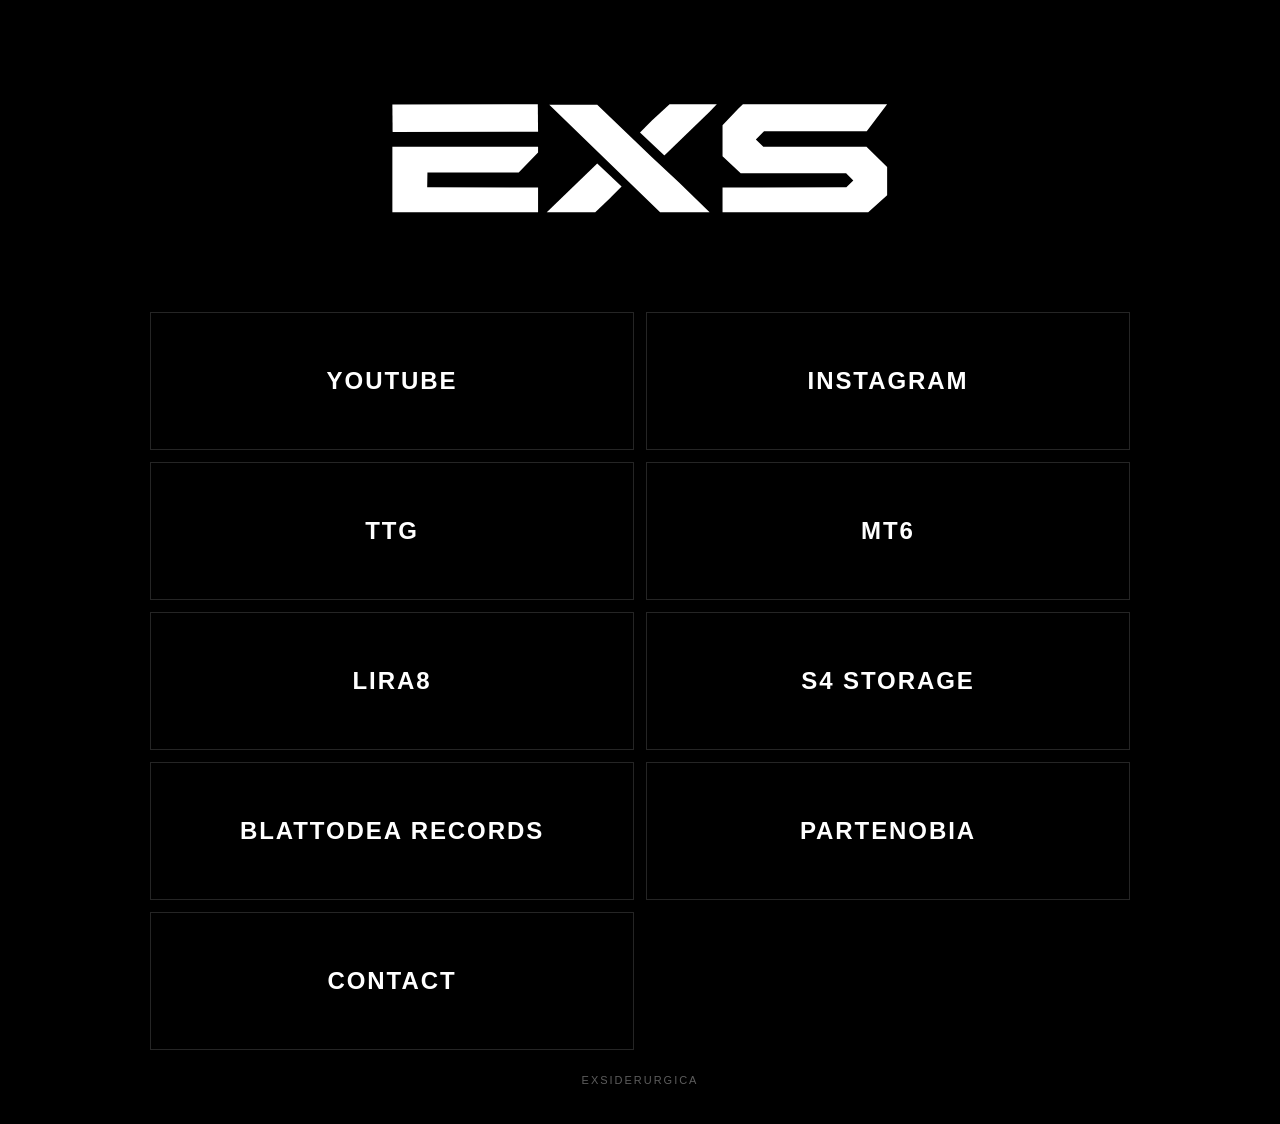
<file: index.html>
<!doctype html>
<html lang="it">
<head>
  <meta charset="utf-8">
  <meta name="viewport" content="width=device-width, initial-scale=1, viewport-fit=cover">
  <meta name="theme-color" content="#000000">
  <title>Exsiderurgica</title>
  <style>
    :root{--bg:#000;--fg:#fff;--muted:#5d5d5d;--line:#252525}
    *{box-sizing:border-box}
    html,body{margin:0;min-height:100%;background:var(--bg);color:var(--fg)}
    body{font-family:Arial,Helvetica,sans-serif;display:flex;justify-content:center;padding:clamp(26px,5vw,64px) 18px 38px}
    main{width:min(980px,100%)}
    header{display:flex;justify-content:center;align-items:center;padding:4px 0 clamp(34px,6vw,64px)}
    .logo{display:block;width:min(680px,92vw);max-height:180px;object-fit:contain}
    .grid{display:grid;grid-template-columns:repeat(2,minmax(0,1fr));gap:12px}
    .project{position:relative;min-height:138px;border:1px solid var(--line);color:var(--fg);text-decoration:none;overflow:hidden;display:flex;align-items:center;justify-content:center;text-align:center;padding:26px 28px;font-size:clamp(17px,2vw,24px);font-weight:700;letter-spacing:.08em;isolation:isolate;transition:color .22s ease,border-color .22s ease,transform .22s ease}
    .project::before{content:"";position:absolute;inset:0;background:#fff;transform:scaleY(0);transform-origin:bottom;transition:transform .28s cubic-bezier(.2,.75,.25,1);z-index:-1}
    .project:hover,.project:focus-visible{color:#000;border-color:#fff;transform:translateY(-2px);outline:none}
    .project:hover::before,.project:focus-visible::before{transform:scaleY(1)}
    footer{color:var(--muted);text-align:center;font-size:11px;letter-spacing:.18em;text-transform:uppercase;padding-top:24px}
    @media (max-width:640px){body{padding:26px 13px 30px}header{padding-bottom:30px}.grid{grid-template-columns:1fr;gap:9px}.project{min-height:102px;padding:20px 22px}}
    @media (prefers-reduced-motion:reduce){*,*::before,*::after{transition:none!important}}
  </style>
</head>
<body>
  <main>
    <header><img class="logo" src="exs-logo.svg" alt="EXS"></header>
    <section class="grid" aria-label="Progetti Exsiderurgica">
      <a class="project" href="https://www.youtube.com/@exsiderurgica" target="_blank" rel="noopener noreferrer">YOUTUBE</a>
      <a class="project" href="https://www.instagram.com/exsiderurgica/" target="_blank" rel="noopener noreferrer">INSTAGRAM</a>
      <a class="project" href="https://exsiderurgica.github.io/turing-groovebox-site/" target="_blank" rel="noopener noreferrer">TTG</a>
      <a class="project" href="https://exsiderurgica.github.io/turing-groovebox-site/mt4/" target="_blank" rel="noopener noreferrer">MT6</a>
      <a class="project" href="https://exsiderurgica.github.io/LIRA8-ANDROID-SITE/" target="_blank" rel="noopener noreferrer">LIRA8</a>
      <a class="project" href="https://exsiderurgica.github.io/S4-Storage-site/" target="_blank" rel="noopener noreferrer">S4 STORAGE</a>
      <a class="project" href="https://blattodearecords.bandcamp.com/" target="_blank" rel="noopener noreferrer">BLATTODEA RECORDS</a>
      <a class="project" href="https://exsiderurgica.github.io/PARTENOBIA-SITE/" target="_blank" rel="noopener noreferrer">PARTENOBIA</a>
      <a class="project" href="mailto:exsiderurgica@gmail.com">CONTACT</a>
    </section>
    <footer>Exsiderurgica</footer>
  </main>
</body>
</html>
</file>
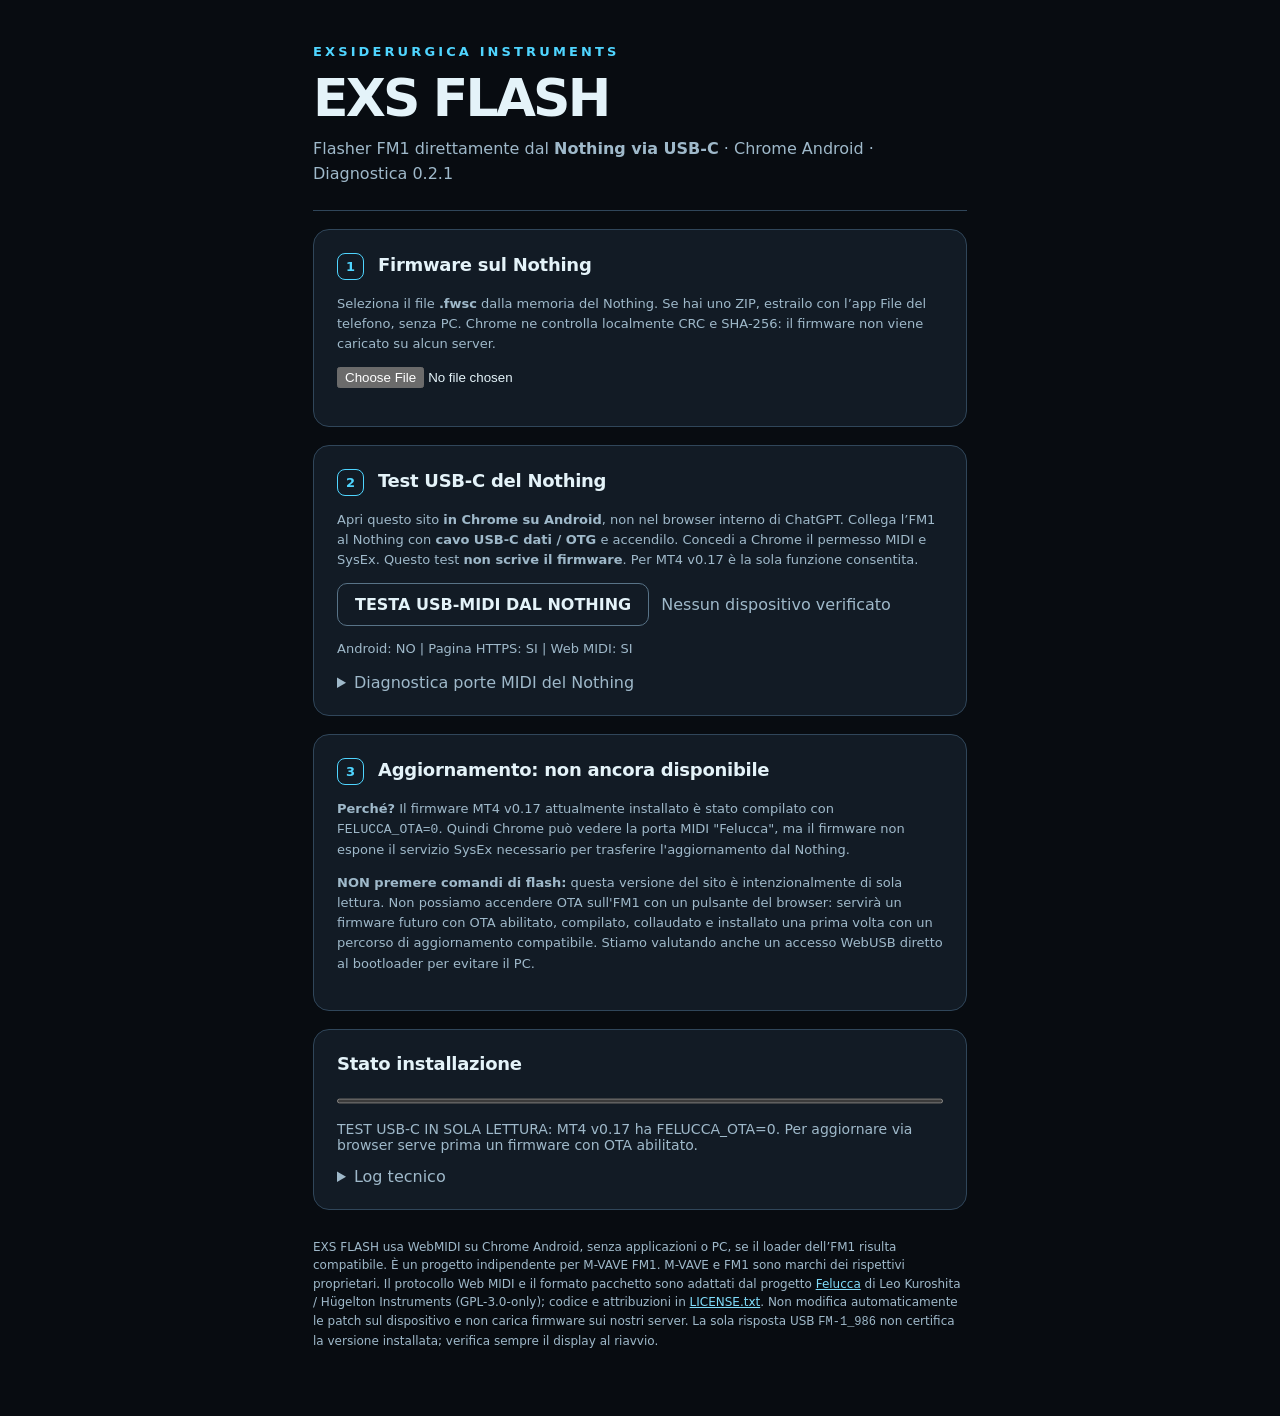
<file: flasher/index.html>
<!doctype html>
<html lang="it">
<head>
<meta charset="utf-8"><meta name="viewport" content="width=device-width,initial-scale=1">
<meta name="color-scheme" content="dark"><meta name="theme-color" content="#080c11"><title>EXS FLASH — MT4 dal Nothing · Chrome Android</title>
<style>
:root{font-family:system-ui,-apple-system,'Segoe UI',Arial,sans-serif;color-scheme:dark;--bg:#080c11;--panel:#121b25;--line:#30465a;--fg:#e4f3f9;--low:#9fb9ca;--blue:#4fd5ff;--danger:#ff9f94}*{box-sizing:border-box}body{background:var(--bg);color:var(--fg);margin:0;min-height:100vh}main{width:min(690px,100%);margin:0 auto;padding:36px 18px 68px}header{padding:8px 0 23px;border-bottom:1px solid var(--line)}.brand{letter-spacing:.24em;font-weight:800;color:var(--blue);font-size:13px}.title{font-size:clamp(30px,7vw,52px);letter-spacing:-.055em;font-weight:850;margin:9px 0}.subtitle,.hint{color:var(--low);line-height:1.55}.hint{font-size:13px}h2{font-size:18px;letter-spacing:-.015em;margin:0 0 14px}.panel{background:var(--panel);border:1px solid var(--line);border-radius:16px;margin-top:18px;padding:23px}.index{display:inline-grid;place-items:center;width:27px;height:27px;border:1px solid var(--blue);border-radius:8px;color:var(--blue);font-size:13px;margin-right:8px}button{font:inherit;font-weight:700;border:1px solid var(--blue);border-radius:10px;padding:11px 17px;background:var(--blue);color:#07151e;cursor:pointer;max-width:100%}button.secondary{color:var(--fg);background:transparent;border-color:#587387}button.danger{color:#fee9e7;border-color:#ce7e75;background:#522521}button:disabled{opacity:.35;cursor:not-allowed}button:focus-visible,input:focus-visible{outline:2px solid white;outline-offset:3px}input[type=file]{display:block;max-width:100%;margin:12px 0 15px;color:var(--fg)}input[type=text]{width:130px;padding:11px;background:#071018;color:white;border:1px solid var(--line);border-radius:8px;font:inherit}.pair{display:flex;align-items:center;gap:12px;flex-wrap:wrap;margin:10px 0}.info{font-size:14px;margin:16px 0 4px;line-height:1.6;color:var(--low);overflow-wrap:anywhere}.ok{color:#a4f0d0}.error{color:var(--danger)}.inlinebox{background:#09141d;border:1px solid #24394a;padding:12px;border-radius:9px;margin-top:14px;font:13px/1.6 ui-monospace,Consolas,monospace;white-space:pre-wrap;word-break:break-word}.check{display:flex;gap:10px;align-items:flex-start;color:#c7d5dc;font-size:14px;line-height:1.55;margin:11px 0}.check input{margin-top:5px;accent-color:var(--blue)}progress{height:10px;width:100%;accent-color:var(--blue)}pre{background:#04090e;border:1px solid #273748;padding:14px;border-radius:8px;font-size:12px;color:#b3d7e6;line-height:1.5;white-space:pre-wrap;max-height:240px;overflow:auto}footer{font-size:12px;color:var(--low);margin-top:28px;line-height:1.55}a{color:#80dcfa}small{font-size:12px}details{margin-top:12px}summary{cursor:pointer;color:var(--low)}.muted{color:var(--low)}.label{font-size:12px;color:var(--low);text-transform:uppercase;letter-spacing:.1em}#live-status{min-height:24px;font-size:14px}#flash-area[hidden],#resume-area[hidden],#fw-result[hidden]{display:none}@media(max-width:460px){main{padding:18px 12px}.panel{padding:17px}}
@media(max-width:520px){main{padding:15px 12px 48px}.panel{padding:16px}.pair button{width:100%}.brand{letter-spacing:.13em}}\n</style>
</head>
<body><main>
<header><div class="brand">EXSIDERURGICA INSTRUMENTS</div><div class="title">EXS FLASH</div><div class="subtitle">Flasher FM1 direttamente dal <strong>Nothing via USB-C</strong> · Chrome Android · Diagnostica 0.2.1</div></header>
<section class="panel"><h2><span class="index">1</span> Firmware sul Nothing</h2>
<p class="hint">Seleziona il file <strong>.fwsc</strong> dalla memoria del Nothing. Se hai uno ZIP, estrailo con l’app File del telefono, senza PC. Chrome ne controlla localmente CRC e SHA-256: il firmware non viene caricato su alcun server.</p>
<input id="file" type="file" accept=".fwsc" aria-label="Seleziona file firmware FM1">
<div id="fw-result" class="inlinebox" hidden></div>
</section>
<section class="panel"><h2><span class="index">2</span> Test USB-C del Nothing</h2>
<p class="hint">Apri questo sito <strong>in Chrome su Android</strong>, non nel browser interno di ChatGPT. Collega l’FM1 al Nothing con <strong>cavo USB-C dati / OTG</strong> e accendilo. Concedi a Chrome il permesso MIDI e SysEx. Questo test <strong>non scrive il firmware</strong>. Per MT4 v0.17 è la sola funzione consentita.</p>
<div class="pair"><button id="connect" class="secondary">TESTA USB-MIDI DAL NOTHING</button><span id="device-info" class="muted">Nessun dispositivo verificato</span></div>
<p id="browser-status" class="hint"></p><details><summary>Diagnostica porte MIDI del Nothing</summary><pre id="ports">Non ancora eseguita.</pre></details>
</section>
<section class="panel" id="write-state">
<h2><span class="index">3</span> Aggiornamento: non ancora disponibile</h2>
<p class="hint"><strong>Perché?</strong> Il firmware MT4 v0.17 attualmente installato è stato compilato con <code>FELUCCA_OTA=0</code>. Quindi Chrome può vedere la porta MIDI "Felucca", ma il firmware non espone il servizio SysEx necessario per trasferire l'aggiornamento dal Nothing.</p>
<p class="hint"><strong>NON premere comandi di flash:</strong> questa versione del sito è intenzionalmente di sola lettura. Non possiamo accendere OTA sull'FM1 con un pulsante del browser: servirà un firmware futuro con OTA abilitato, compilato, collaudato e installato una prima volta con un percorso di aggiornamento compatibile. Stiamo valutando anche un accesso WebUSB diretto al bootloader per evitare il PC.</p>
<div hidden aria-hidden="true"><label><input type="checkbox" id="backup"></label><label><input type="checkbox" id="risk"></label><input type="text" id="confirm"><button id="install" disabled>SCRITTURA DISABILITATA</button><button id="resume" disabled>RIPRESA DISABILITATA</button></div>
</section>
<section class="panel" aria-live="polite" aria-atomic="false"><h2>Stato installazione</h2>
<progress id="bar" max="100" value="0" aria-label="Avanzamento aggiornamento"></progress>
<p id="live-status" class="muted">Seleziona un firmware per iniziare.</p>
<details><summary>Log tecnico</summary><pre id="log"></pre></details>
</section>
<footer>EXS FLASH usa WebMIDI su Chrome Android, senza applicazioni o PC, se il loader dell’FM1 risulta compatibile. È un progetto indipendente per M-VAVE FM1. M-VAVE e FM1 sono marchi dei rispettivi proprietari. Il protocollo Web MIDI e il formato pacchetto sono adattati dal progetto <a href="https://github.com/hugelton/Felucca" target="_blank" rel="noopener noreferrer">Felucca</a> di Leo Kuroshita / Hügelton Instruments (GPL-3.0-only); codice e attribuzioni in <a href="LICENSE.txt">LICENSE.txt</a>. Non modifica automaticamente le patch sul dispositivo e non carica firmware sui nostri server. La sola risposta USB <code>FM-1_986</code> non certifica la versione installata; verifica sempre il display al riavvio.</footer>
</main><script src="./protocol.js"></script><script src="./app.js"></script></body></html>
</file>
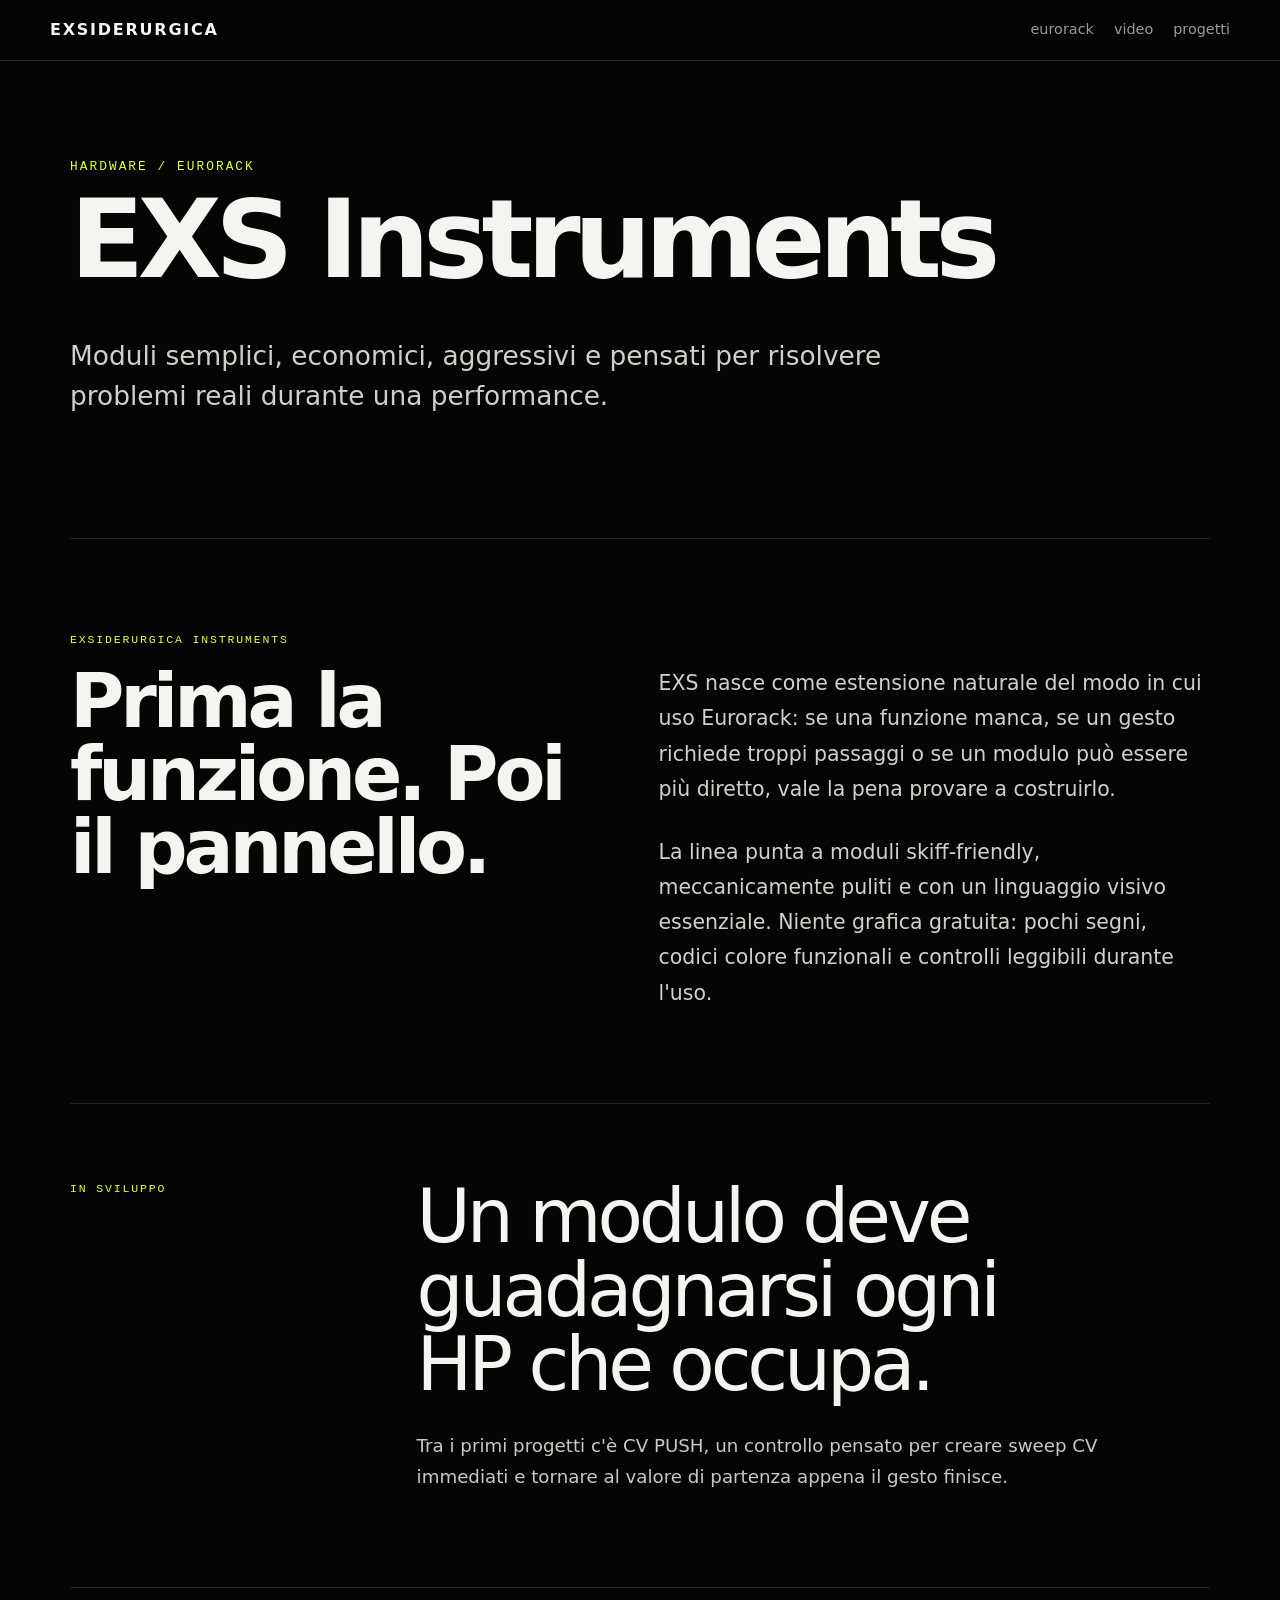
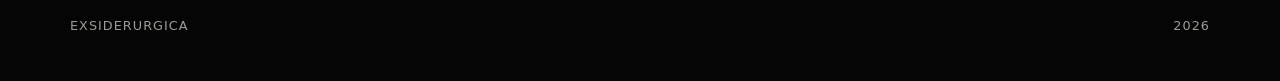
<file: exs-instruments.html>
<!doctype html><html lang="it"><head><meta charset="utf-8"><meta name="viewport" content="width=device-width,initial-scale=1"><meta name="description" content="EXS Instruments — moduli Eurorack e hardware di Exsiderurgica Instruments."><title>EXS Instruments — Exsiderurgica</title><link rel="stylesheet" href="style.css"></head><body><header class="topbar"><a class="brand" href="index.html">EXSIDERURGICA</a><nav><a href="eurorack.html">eurorack</a><a href="video.html">video</a><a href="index.html#projects">progetti</a></nav></header><main><section class="hero project-hero compact"><div class="eyebrow">HARDWARE / EURORACK</div><h1>EXS Instruments</h1><p class="lead">Moduli semplici, economici, aggressivi e pensati per risolvere problemi reali durante una performance.</p></section><section class="section prose-section"><div class="section-kicker">EXSIDERURGICA INSTRUMENTS</div><div class="prose-grid"><h2>Prima la funzione. Poi il pannello.</h2><div class="prose"><p>EXS nasce come estensione naturale del modo in cui uso Eurorack: se una funzione manca, se un gesto richiede troppi passaggi o se un modulo può essere più diretto, vale la pena provare a costruirlo.</p><p>La linea punta a moduli skiff-friendly, meccanicamente puliti e con un linguaggio visivo essenziale. Niente grafica gratuita: pochi segni, codici colore funzionali e controlli leggibili durante l'uso.</p></div></div></section><section class="section manifesto"><div class="section-kicker">IN SVILUPPO</div><div class="manifesto-copy"><p class="big-quote">Un modulo deve guadagnarsi ogni HP che occupa.</p><p>Tra i primi progetti c'è CV PUSH, un controllo pensato per creare sweep CV immediati e tornare al valore di partenza appena il gesto finisce.</p></div></section></main><footer><span>EXSIDERURGICA</span><span id="year"></span></footer><script src="app.js" defer></script></body></html>
</file>
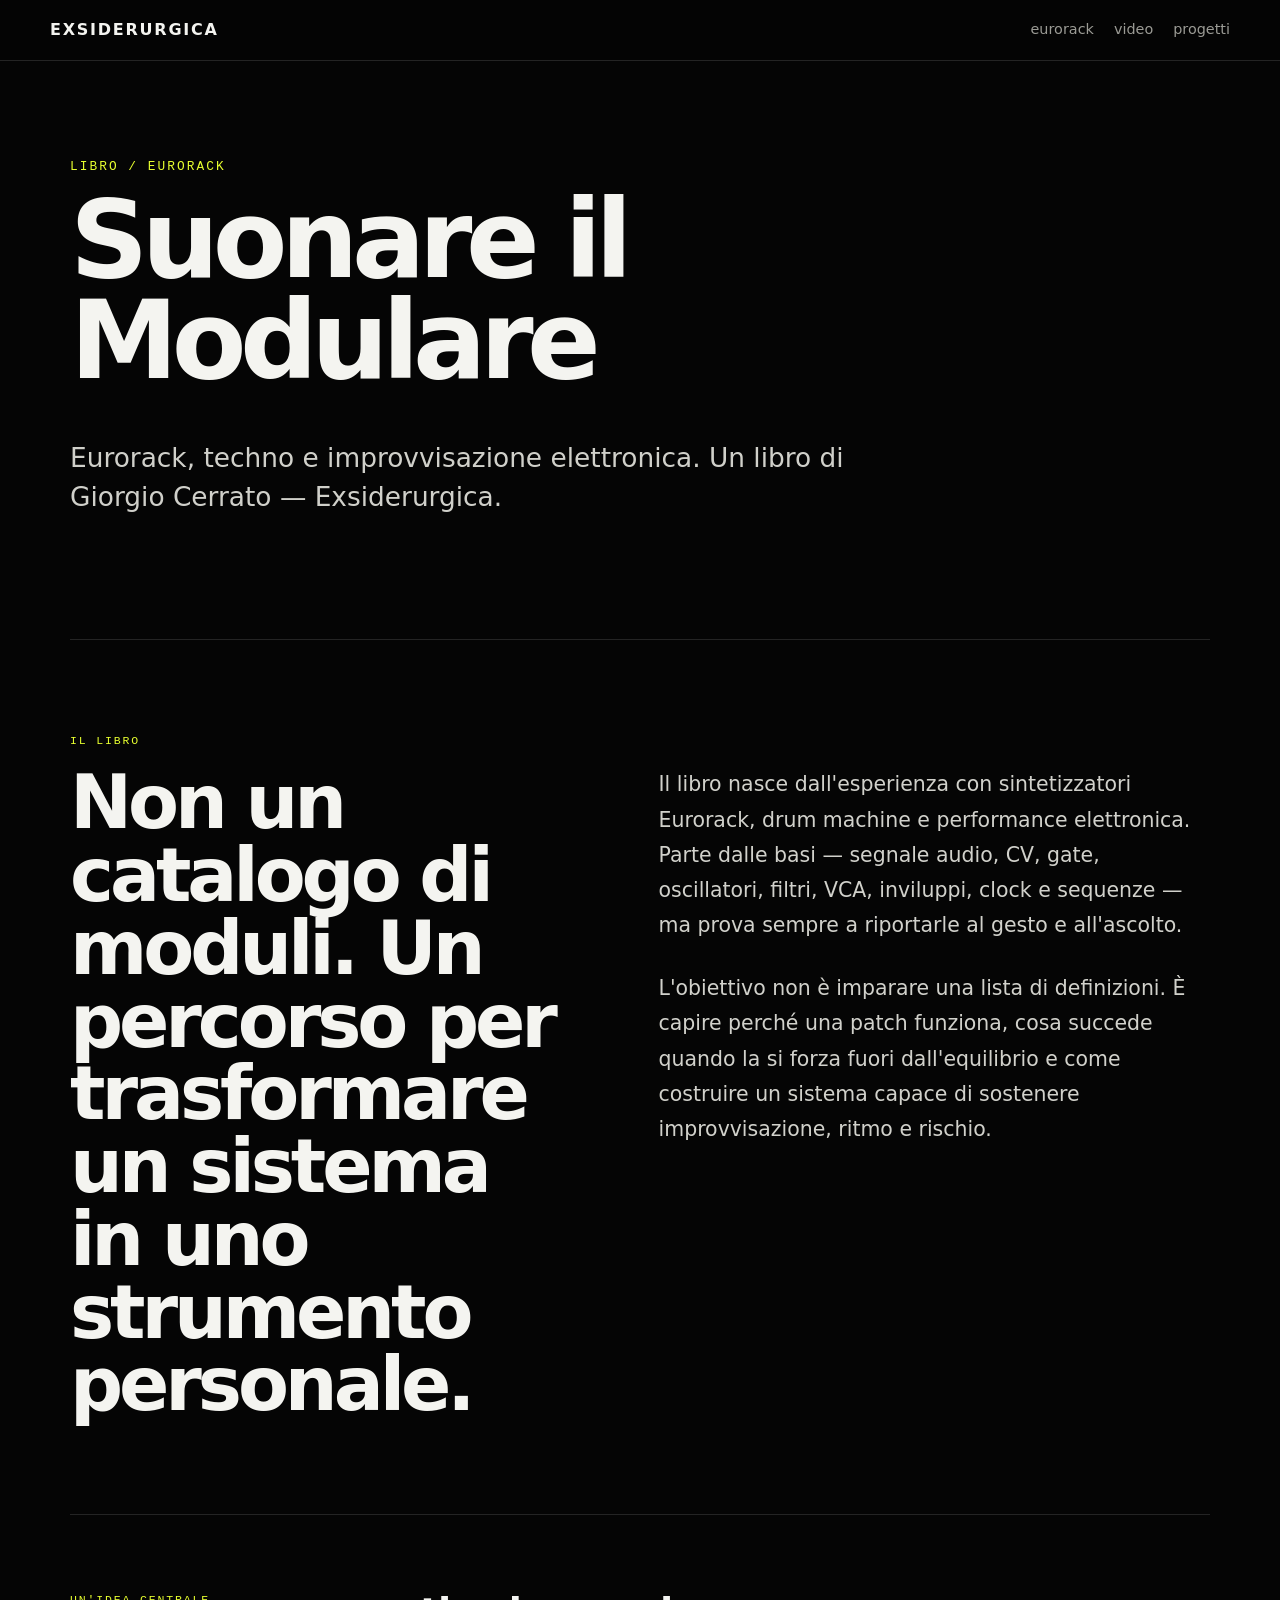
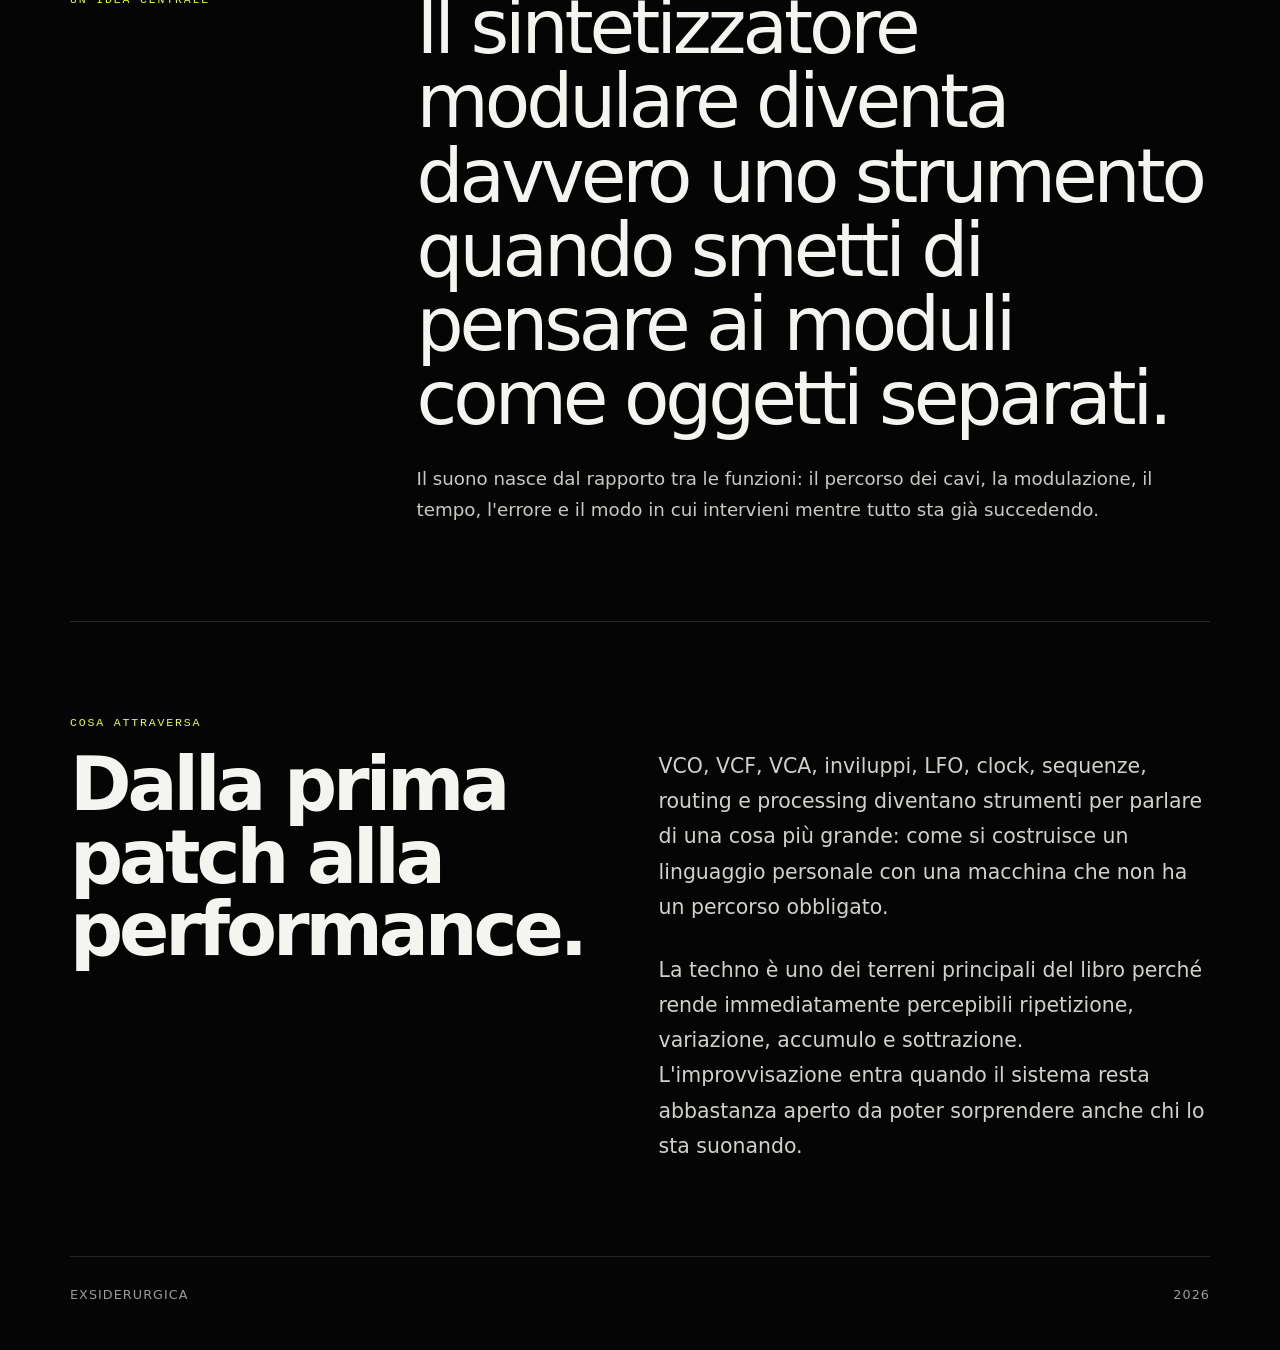
<file: libro.html>
<!doctype html><html lang="it"><head><meta charset="utf-8"><meta name="viewport" content="width=device-width,initial-scale=1"><meta name="description" content="Suonare il Modulare — Eurorack, techno e improvvisazione elettronica, di Giorgio Cerrato / Exsiderurgica."><title>Suonare il Modulare — Exsiderurgica</title><link rel="stylesheet" href="style.css"></head><body><header class="topbar"><a class="brand" href="index.html">EXSIDERURGICA</a><nav><a href="eurorack.html">eurorack</a><a href="video.html">video</a><a href="index.html#projects">progetti</a></nav></header><main><section class="hero project-hero compact"><div class="eyebrow">LIBRO / EURORACK</div><h1>Suonare il Modulare</h1><p class="lead">Eurorack, techno e improvvisazione elettronica. Un libro di Giorgio Cerrato — Exsiderurgica.</p></section><section class="section prose-section"><div class="section-kicker">IL LIBRO</div><div class="prose-grid"><h2>Non un catalogo di moduli. Un percorso per trasformare un sistema in uno strumento personale.</h2><div class="prose"><p>Il libro nasce dall'esperienza con sintetizzatori Eurorack, drum machine e performance elettronica. Parte dalle basi — segnale audio, CV, gate, oscillatori, filtri, VCA, inviluppi, clock e sequenze — ma prova sempre a riportarle al gesto e all'ascolto.</p><p>L'obiettivo non è imparare una lista di definizioni. È capire perché una patch funziona, cosa succede quando la si forza fuori dall'equilibrio e come costruire un sistema capace di sostenere improvvisazione, ritmo e rischio.</p></div></div></section><section class="section manifesto"><div class="section-kicker">UN'IDEA CENTRALE</div><div class="manifesto-copy"><p class="big-quote">Il sintetizzatore modulare diventa davvero uno strumento quando smetti di pensare ai moduli come oggetti separati.</p><p>Il suono nasce dal rapporto tra le funzioni: il percorso dei cavi, la modulazione, il tempo, l'errore e il modo in cui intervieni mentre tutto sta già succedendo.</p></div></section><section class="section prose-section"><div class="section-kicker">COSA ATTRAVERSA</div><div class="prose-grid"><h2>Dalla prima patch alla performance.</h2><div class="prose"><p>VCO, VCF, VCA, inviluppi, LFO, clock, sequenze, routing e processing diventano strumenti per parlare di una cosa più grande: come si costruisce un linguaggio personale con una macchina che non ha un percorso obbligato.</p><p>La techno è uno dei terreni principali del libro perché rende immediatamente percepibili ripetizione, variazione, accumulo e sottrazione. L'improvvisazione entra quando il sistema resta abbastanza aperto da poter sorprendere anche chi lo sta suonando.</p></div></div></section></main><footer><span>EXSIDERURGICA</span><span id="year"></span></footer><script src="app.js" defer></script></body></html>
</file>
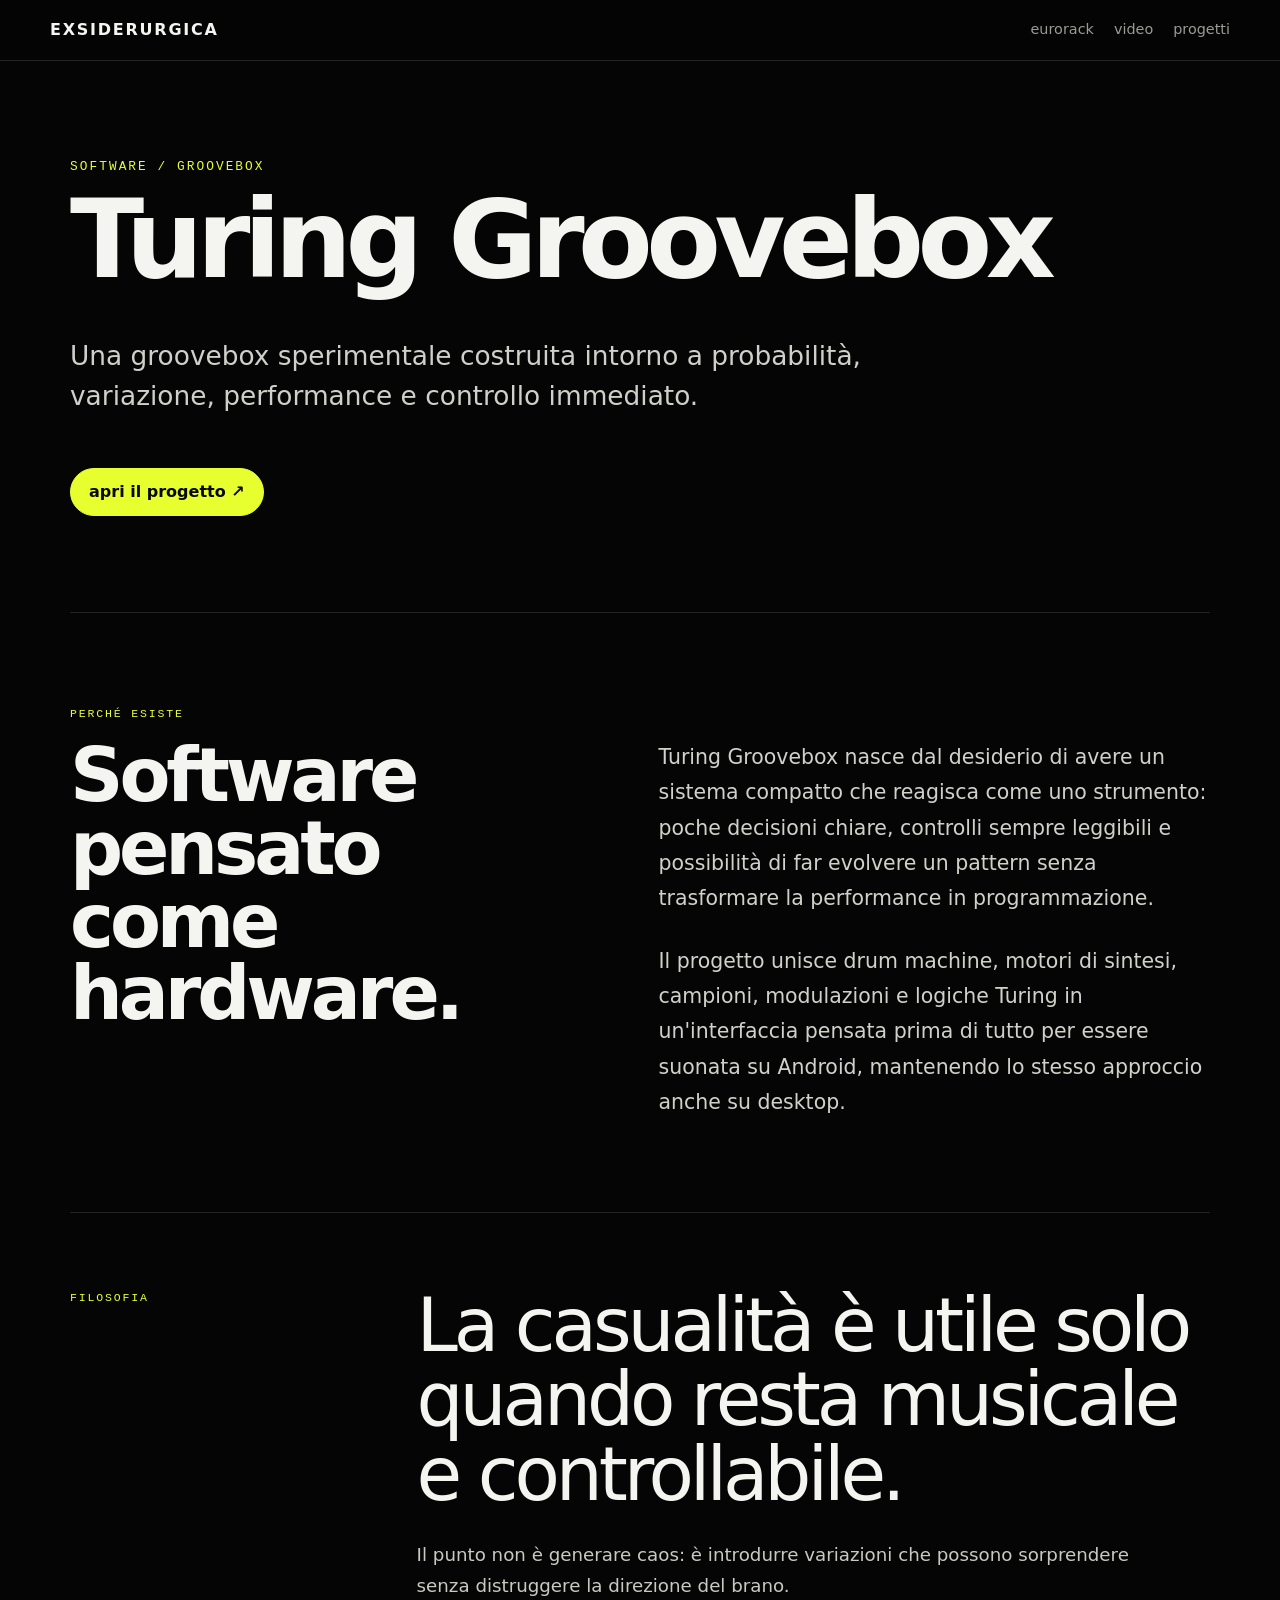
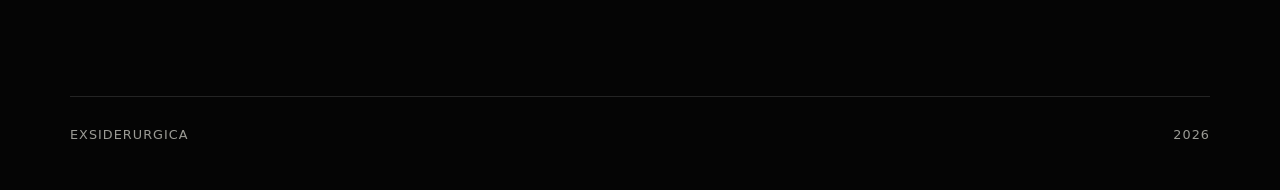
<file: ttg.html>
<!doctype html><html lang="it"><head><meta charset="utf-8"><meta name="viewport" content="width=device-width,initial-scale=1"><meta name="description" content="Turing Groovebox — groovebox sperimentale di Exsiderurgica."><title>Turing Groovebox — Exsiderurgica</title><link rel="stylesheet" href="style.css"></head><body><header class="topbar"><a class="brand" href="index.html">EXSIDERURGICA</a><nav><a href="eurorack.html">eurorack</a><a href="video.html">video</a><a href="index.html#projects">progetti</a></nav></header><main><section class="hero project-hero compact"><div class="eyebrow">SOFTWARE / GROOVEBOX</div><h1>Turing Groovebox</h1><p class="lead">Una groovebox sperimentale costruita intorno a probabilità, variazione, performance e controllo immediato.</p><div class="hero-actions"><a class="btn primary" href="https://exsiderurgica.github.io/turing-groovebox-site/" target="_blank" rel="noopener">apri il progetto ↗</a></div></section><section class="section prose-section"><div class="section-kicker">PERCHÉ ESISTE</div><div class="prose-grid"><h2>Software pensato come hardware.</h2><div class="prose"><p>Turing Groovebox nasce dal desiderio di avere un sistema compatto che reagisca come uno strumento: poche decisioni chiare, controlli sempre leggibili e possibilità di far evolvere un pattern senza trasformare la performance in programmazione.</p><p>Il progetto unisce drum machine, motori di sintesi, campioni, modulazioni e logiche Turing in un'interfaccia pensata prima di tutto per essere suonata su Android, mantenendo lo stesso approccio anche su desktop.</p></div></div></section><section class="section manifesto"><div class="section-kicker">FILOSOFIA</div><div class="manifesto-copy"><p class="big-quote">La casualità è utile solo quando resta musicale e controllabile.</p><p>Il punto non è generare caos: è introdurre variazioni che possono sorprendere senza distruggere la direzione del brano.</p></div></section></main><footer><span>EXSIDERURGICA</span><span id="year"></span></footer><script src="app.js" defer></script></body></html>
</file>
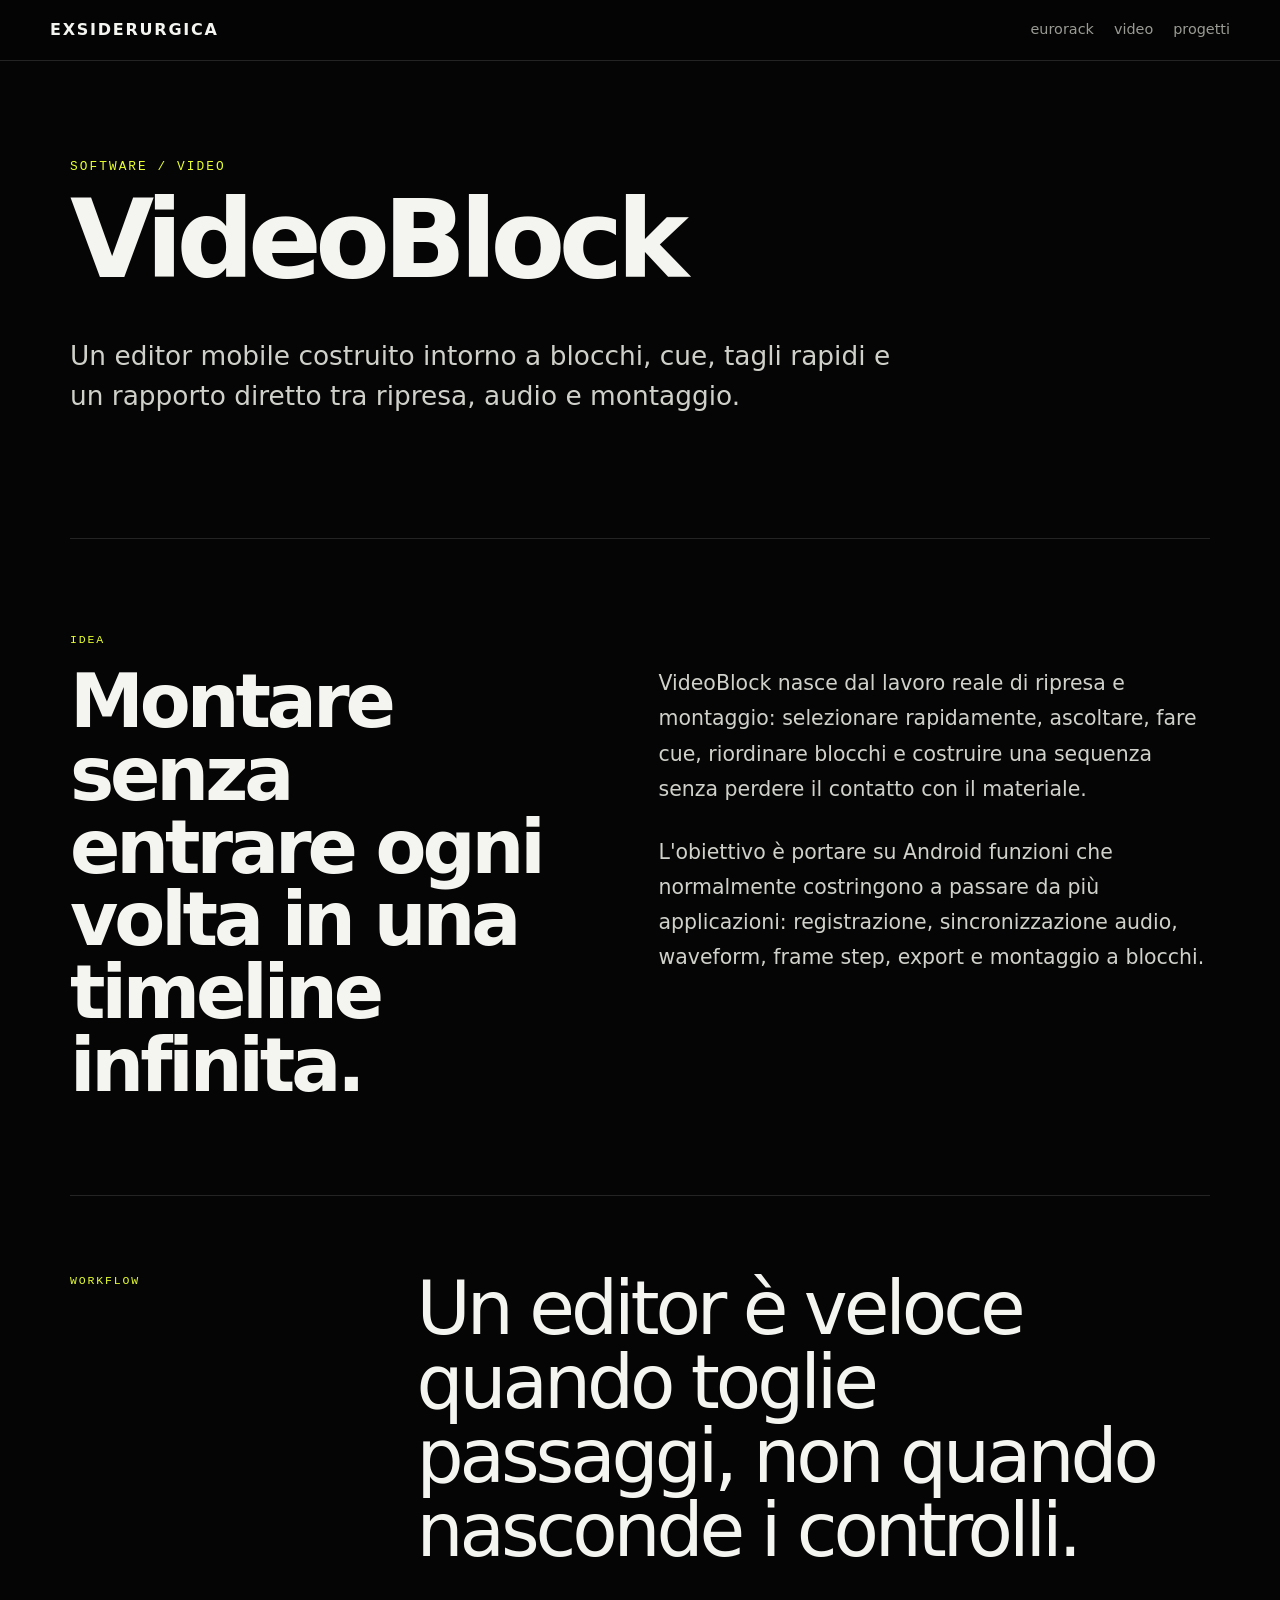
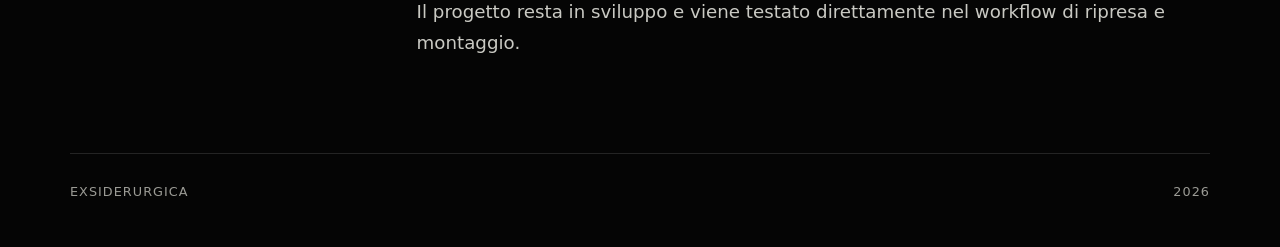
<file: videoblock.html>
<!doctype html><html lang="it"><head><meta charset="utf-8"><meta name="viewport" content="width=device-width,initial-scale=1"><meta name="description" content="VideoBlock — editor video mobile sperimentale di Exsiderurgica."><title>VideoBlock — Exsiderurgica</title><link rel="stylesheet" href="style.css"></head><body><header class="topbar"><a class="brand" href="index.html">EXSIDERURGICA</a><nav><a href="eurorack.html">eurorack</a><a href="video.html">video</a><a href="index.html#projects">progetti</a></nav></header><main><section class="hero project-hero compact"><div class="eyebrow">SOFTWARE / VIDEO</div><h1>VideoBlock</h1><p class="lead">Un editor mobile costruito intorno a blocchi, cue, tagli rapidi e un rapporto diretto tra ripresa, audio e montaggio.</p></section><section class="section prose-section"><div class="section-kicker">IDEA</div><div class="prose-grid"><h2>Montare senza entrare ogni volta in una timeline infinita.</h2><div class="prose"><p>VideoBlock nasce dal lavoro reale di ripresa e montaggio: selezionare rapidamente, ascoltare, fare cue, riordinare blocchi e costruire una sequenza senza perdere il contatto con il materiale.</p><p>L'obiettivo è portare su Android funzioni che normalmente costringono a passare da più applicazioni: registrazione, sincronizzazione audio, waveform, frame step, export e montaggio a blocchi.</p></div></div></section><section class="section manifesto"><div class="section-kicker">WORKFLOW</div><div class="manifesto-copy"><p class="big-quote">Un editor è veloce quando toglie passaggi, non quando nasconde i controlli.</p><p>Il progetto resta in sviluppo e viene testato direttamente nel workflow di ripresa e montaggio.</p></div></section></main><footer><span>EXSIDERURGICA</span><span id="year"></span></footer><script src="app.js" defer></script></body></html>
</file>
<file: style.css>
:root{
  --bg:#050505;
  --panel:#0d0d0d;
  --panel2:#121212;
  --text:#f4f4f0;
  --muted:#9b9b95;
  --line:#242424;
  --accent:#e7ff2f;
  --max:1180px;
}
*{box-sizing:border-box}
html{scroll-behavior:smooth}
body{margin:0;background:var(--bg);color:var(--text);font-family:Inter,ui-sans-serif,system-ui,-apple-system,BlinkMacSystemFont,"Segoe UI",sans-serif;line-height:1.5}
a{color:inherit;text-decoration:none} a:hover{color:var(--accent)}
.topbar{position:sticky;top:0;z-index:20;display:flex;justify-content:space-between;align-items:center;gap:24px;padding:18px max(20px,calc((100vw - var(--max))/2));background:rgba(5,5,5,.86);backdrop-filter:blur(14px);border-bottom:1px solid var(--line)}
.brand{font-weight:800;letter-spacing:.11em}.topbar nav{display:flex;gap:20px;font-size:.9rem;color:var(--muted)}.topbar nav a.active{color:var(--accent)}
main{max-width:var(--max);margin:auto;padding:0 20px}
.hero{min-height:68vh;display:flex;flex-direction:column;justify-content:center;border-bottom:1px solid var(--line);padding:96px 0}.hero.compact{min-height:46vh}.hero h1{font-size:clamp(3.6rem,12vw,9.5rem);line-height:.86;letter-spacing:-.065em;margin:.12em 0 .18em;font-weight:850}.lead{max-width:720px;font-size:clamp(1.15rem,2.2vw,1.65rem);color:#d0d0ca}.eyebrow{font-family:ui-monospace,SFMono-Regular,Menlo,monospace;font-size:.8rem;letter-spacing:.16em;text-transform:uppercase;color:var(--accent)}
.hero-actions{display:flex;gap:12px;margin-top:26px}.btn{display:inline-flex;align-items:center;border:1px solid var(--line);padding:11px 18px;border-radius:999px;background:var(--panel)}.btn.primary{background:var(--accent);color:#080808;border-color:var(--accent);font-weight:700}.btn.primary:hover{color:#080808;filter:brightness(.92)}
.section{padding:76px 0;border-bottom:1px solid var(--line)}.section-head{display:flex;align-items:baseline;justify-content:space-between;gap:24px;margin-bottom:26px}.section h2{font-size:clamp(2rem,5vw,4rem);line-height:1;margin:0;letter-spacing:-.045em}.section-head>a,.text-link{color:var(--accent)}
.split{display:grid;grid-template-columns:1fr 1fr;gap:56px}.copy{font-size:1.12rem;color:#cecec8}.copy p:first-child{margin-top:0}
.grid{display:grid;gap:16px}.projects{grid-template-columns:repeat(4,1fr)}.articles{grid-template-columns:repeat(3,1fr)}.card{min-height:210px;background:linear-gradient(180deg,var(--panel2),var(--panel));border:1px solid var(--line);border-radius:18px;padding:22px;display:flex;flex-direction:column}.card h3{font-size:1.35rem;line-height:1.15;margin:18px 0 12px}.card p{color:#b7b7b1}.card a{margin-top:auto;color:var(--accent)}.tag{font-family:ui-monospace,SFMono-Regular,Menlo,monospace;font-size:.68rem;letter-spacing:.12em;color:var(--accent)}.muted{color:var(--muted)}
.featured-card{display:grid;grid-template-columns:minmax(0,1.5fr) minmax(260px,.75fr);gap:24px;background:var(--panel);border:1px solid var(--line);border-radius:22px;overflow:hidden}.featured-card img{width:100%;height:100%;object-fit:cover;aspect-ratio:16/9;display:block}.featured-copy{padding:26px 26px 26px 0;display:flex;flex-direction:column;justify-content:center}.featured-copy h3{font-size:clamp(1.5rem,3vw,2.5rem);line-height:1.04;margin:.35rem 0 1rem}.featured-copy p{color:var(--muted)}.featured-copy a{color:var(--accent);margin-top:8px}.meta{font-family:ui-monospace,SFMono-Regular,Menlo,monospace;color:var(--muted);font-size:.78rem}
.skeleton{background:linear-gradient(90deg,#111 25%,#1b1b1b 50%,#111 75%);background-size:200% 100%;animation:shimmer 1.4s infinite}.skeleton.media{aspect-ratio:16/9}.skeleton.line{height:18px;border-radius:6px;margin:10px 0}.skeleton.line.short{width:45%}@keyframes shimmer{to{background-position:-200% 0}}
.catalog-status{margin-top:18px;color:var(--muted);font-family:ui-monospace,SFMono-Regular,Menlo,monospace;font-size:.8rem}
.catalog-wrap{padding-bottom:40px}.playlist-block{padding:66px 0;border-bottom:1px solid var(--line)}.playlist-heading{display:flex;justify-content:space-between;align-items:end;gap:24px;margin-bottom:26px}.playlist-heading h2{font-size:clamp(2rem,5vw,4rem);line-height:1;margin:.18em 0 0;letter-spacing:-.045em}.playlist-meta{color:var(--muted);font-family:ui-monospace,SFMono-Regular,Menlo,monospace;font-size:.78rem;margin-top:10px}.video-grid{display:grid;grid-template-columns:repeat(3,1fr);gap:18px}.video-card{background:var(--panel);border:1px solid var(--line);border-radius:16px;overflow:hidden}.video-thumb{display:block;position:relative;background:#111;aspect-ratio:16/9;overflow:hidden}.video-thumb img{width:100%;height:100%;object-fit:cover;display:block;transition:transform .25s ease}.video-card:hover .video-thumb img{transform:scale(1.02)}.video-card-copy{padding:15px 16px 17px}.video-card-copy h3{font-size:1rem;line-height:1.25;margin:0 0 9px}.duration,.lock-badge{position:absolute;bottom:8px;padding:4px 7px;border-radius:5px;font-family:ui-monospace,SFMono-Regular,Menlo,monospace;font-size:.67rem}.duration{right:8px;background:rgba(0,0,0,.82);color:white}.lock-badge{left:8px;background:var(--accent);color:#080808;font-weight:800;letter-spacing:.06em}.catalog-empty{padding:30px;border:1px dashed #333;border-radius:16px;color:var(--muted);background:var(--panel)}
.pinned-video{display:grid;grid-template-columns:minmax(0,1.5fr) minmax(280px,.75fr);gap:24px;background:var(--panel);border:1px solid var(--line);border-radius:20px;overflow:hidden}.pinned-media{position:relative;display:block;background:#111}.pinned-media img{width:100%;height:100%;aspect-ratio:16/9;object-fit:cover;display:block}.pinned-copy{padding:30px 28px 30px 0;display:flex;flex-direction:column;justify-content:center}.pinned-copy h2{font-size:clamp(1.7rem,3.5vw,3rem);line-height:1.04;margin:.35em 0 .8em;letter-spacing:-.04em}.pin-badge{position:absolute;left:10px;top:10px;background:var(--accent);color:#080808;font-family:ui-monospace,SFMono-Regular,Menlo,monospace;font-size:.68rem;font-weight:800;letter-spacing:.08em;padding:5px 8px;border-radius:5px}
@media(max-width:900px){.pinned-video{grid-template-columns:1fr}.pinned-copy{padding:10px 20px 24px}}
footer{max-width:var(--max);margin:auto;padding:28px 20px 46px;display:flex;justify-content:space-between;gap:18px;flex-wrap:wrap;color:var(--muted);font-size:.8rem;letter-spacing:.08em}.visit-counter strong{color:var(--accent);font-weight:800}
@media(max-width:900px){.projects{grid-template-columns:1fr 1fr}.articles{grid-template-columns:1fr}.featured-card{grid-template-columns:1fr}.featured-copy{padding:10px 20px 24px}.split{grid-template-columns:1fr;gap:28px}.hero{min-height:60vh}.topbar nav{gap:12px}.video-grid{grid-template-columns:repeat(2,1fr)}}
@media(max-width:600px){.projects,.video-grid{grid-template-columns:1fr}.topbar{padding:15px 16px}.topbar nav a:nth-child(3){display:none}.hero{padding:72px 0}.section{padding:54px 0}.hero-actions{flex-wrap:wrap}.playlist-heading{align-items:flex-start;flex-direction:column}.playlist-block{padding:48px 0}}


/* Editorial redesign */
.editorial-hero{min-height:72vh}
.editorial-hero h1,.project-hero h1{
  max-width:1050px;
  font-size:clamp(3rem,8.5vw,7.7rem);
  line-height:.93;
  letter-spacing:-.06em;
  text-wrap:balance;
}
.editorial-hero .lead,.project-hero .lead{max-width:860px}
.section-kicker{
  font-family:ui-monospace,SFMono-Regular,Menlo,monospace;
  font-size:.72rem;
  letter-spacing:.16em;
  text-transform:uppercase;
  color:var(--accent);
  margin-bottom:18px;
}
.prose-section{padding-top:92px;padding-bottom:92px}
.prose-grid{
  display:grid;
  grid-template-columns:minmax(0,.95fr) minmax(0,1.05fr);
  gap:clamp(36px,7vw,96px);
  align-items:start;
}
.prose-grid h2{
  font-size:clamp(2.2rem,5.8vw,5rem);
  line-height:.98;
  letter-spacing:-.055em;
}
.prose{
  font-size:clamp(1.05rem,1.8vw,1.28rem);
  line-height:1.72;
  color:#d1d1cb;
}
.prose p{margin:0 0 1.35em}
.prose p:last-child{margin-bottom:0}
.manifesto{
  display:grid;
  grid-template-columns:minmax(160px,.34fr) minmax(0,1fr);
  gap:clamp(28px,6vw,80px);
  align-items:start;
}
.manifesto-copy{max-width:900px}
.big-quote{
  font-size:clamp(2.1rem,5.8vw,5.35rem);
  line-height:1;
  letter-spacing:-.055em;
  margin:0 0 28px;
  color:var(--text);
  text-wrap:balance;
}
.manifesto-copy>p:not(.big-quote){
  max-width:760px;
  color:#c9c9c3;
  font-size:1.14rem;
  line-height:1.7;
}
.project-list{border-top:1px solid var(--line)}
.project-row{
  display:grid;
  grid-template-columns:54px 1fr auto;
  align-items:center;
  gap:20px;
  padding:26px 4px;
  border-bottom:1px solid var(--line);
  transition:padding .2s ease,background .2s ease;
}
.project-row:hover{padding-left:14px;padding-right:14px;background:#0b0b0b;color:var(--text)}
.project-row strong{
  display:block;
  font-size:clamp(1.4rem,3vw,2.4rem);
  line-height:1.08;
  letter-spacing:-.035em;
}
.project-row small{display:block;color:var(--muted);font-size:.95rem;margin-top:7px}
.project-index{
  color:var(--accent);
  font-family:ui-monospace,SFMono-Regular,Menlo,monospace;
  font-size:.75rem;
}
.inline-links{display:flex;gap:22px;flex-wrap:wrap;margin-top:28px}
.inline-links a{color:var(--accent)}
.project-hero{border-bottom:1px solid var(--line)}
@media(max-width:900px){
  .prose-grid,.manifesto{grid-template-columns:1fr}
  .prose-section{padding-top:68px;padding-bottom:68px}
}
@media(max-width:600px){
  .editorial-hero h1,.project-hero h1{font-size:clamp(2.7rem,14vw,4.8rem)}
  .project-row{grid-template-columns:36px 1fr auto;gap:12px;padding:22px 0}
  .project-row small{font-size:.86rem}
  .big-quote{font-size:clamp(2rem,10vw,3.4rem)}
}
</file>
